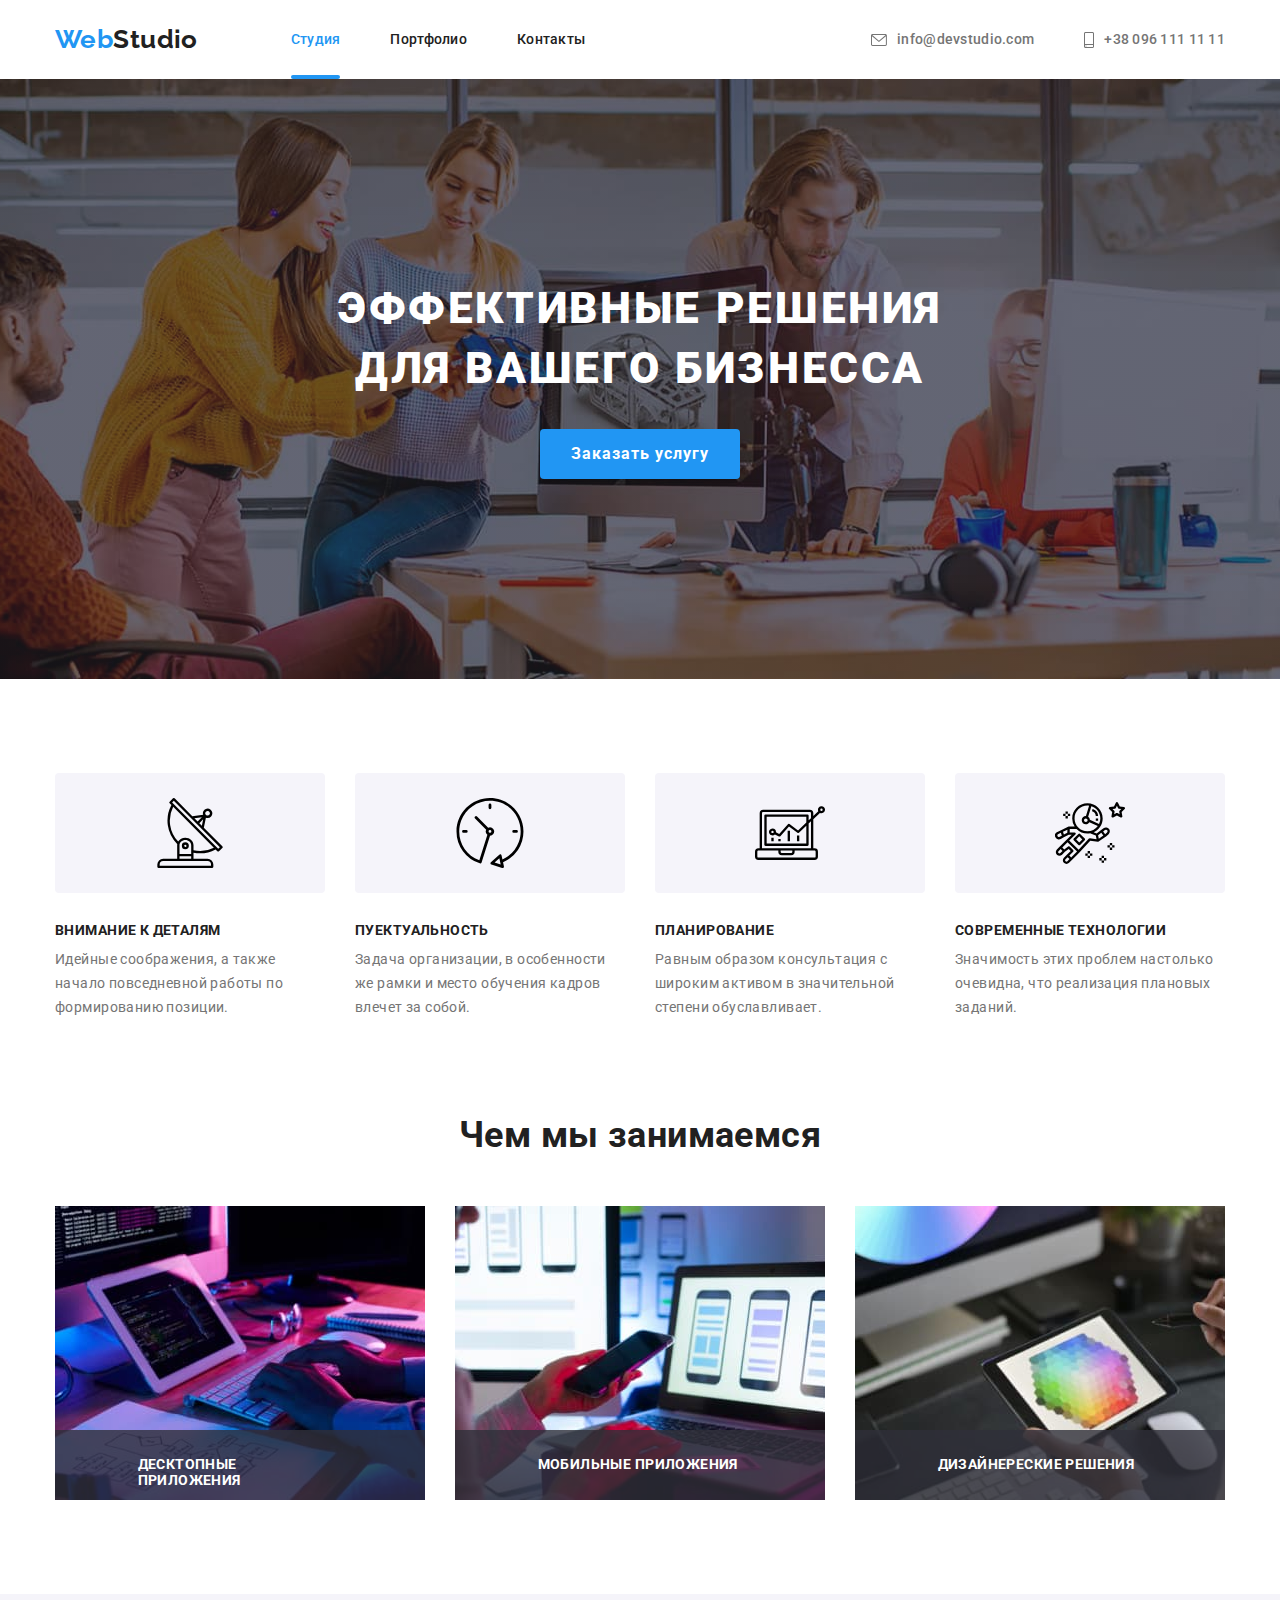
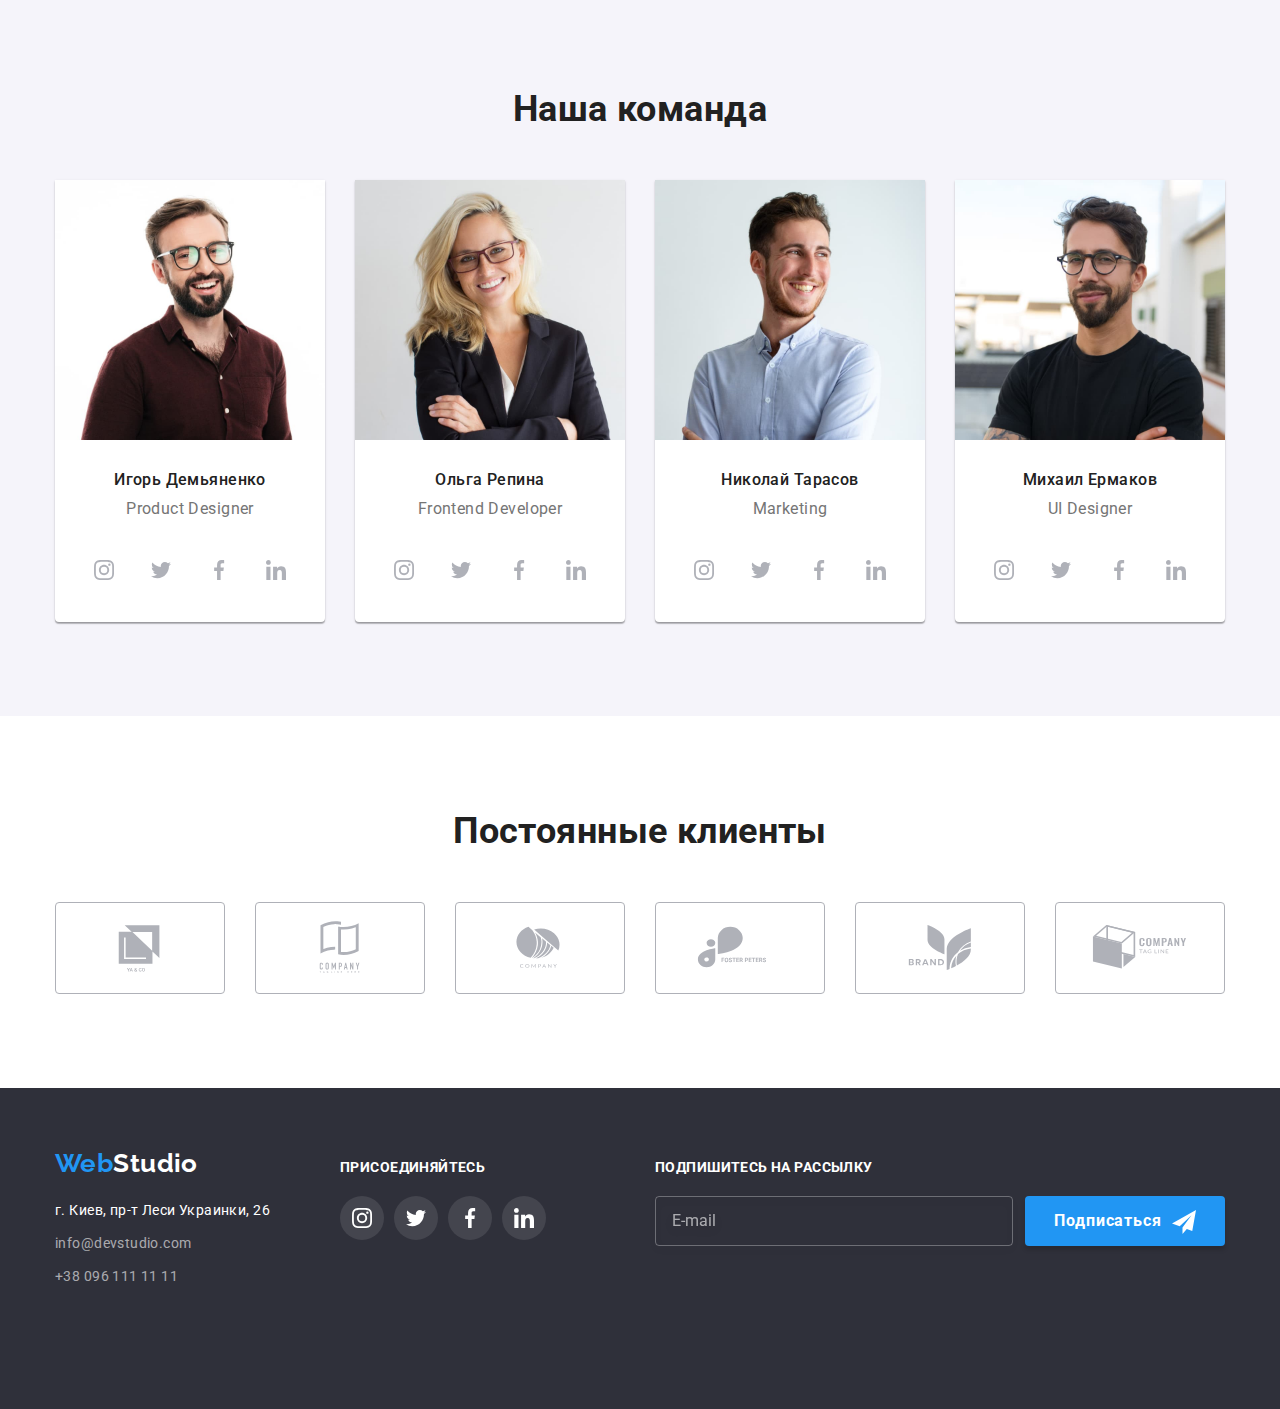
<file: index.html>
<!DOCTYPE html>
<html lang="ru">
<head>
    <meta charset="UTF-8">
    <meta http-equiv="X-UA-Compatible" content="IE=edge">
    <meta name="viewport" content="width=device-width, initial-scale=1.0">
    <title>Домашняя работа №6</title>
    <link rel="preconnect" href="https://fonts.googleapis.com">
    <link rel="preconnect" href="https://fonts.gstatic.com" crossorigin>
    <link href="https://fonts.googleapis.com/css2?family=Raleway:wght@700&family=Roboto:wght@400;500;700;900&display=swap"
        rel="stylesheet">
    <link rel="stylesheet" href="https://cdnjs.cloudflare.com/ajax/libs/modern-normalize/1.1.0/modern-normalize.min.css">
    <link rel="stylesheet" href="./css/styles.css">
</head>
<body>
    <!--Header-->
<header class="header">
   <div class="container main-nav">
    <nav class="auth-nav">
        <a href="./index.html" class="logo"> <span class="title">Web</span>Studio
        </a>
        <ul class="site-nav">
            <li class="item"><a href="./index.html" class="link curent">Студия</a></li>
            <li class="item"><a href="./portfolio.html" class="link">Портфолио</a></li>
            <li class="item"><a href="" class="link">Контакты</a></li>
        </ul>
    </nav>
    <ul class="site-contacts">
        <li class="item">
            <a href="mailto:info@devstudio.com" class="link">
            <svg class="link-icon" width="16" height="12">
                <use href="./images/symbol-defs.svg#mail"></use>
            </svg>info@devstudio.com</a></li>
        <li class="item"><a href="tel:+380961111111" class="link">
            <svg class="link-icon" width="10" height="16">
            <use href="./images/symbol-defs.svg#phone"></use>
        </svg>+38 096 111 11 11</a></li>
    </ul>
   </div>  
</header>
<main> 
    <!--Hero-->
    <section class="section-hero">
        <div class="container hero">
            <h1 class="hero-title">ЭФФЕКТИВНЫЕ РЕШЕНИЯ ДЛЯ ВАШЕГО БИЗНЕССА</h1>
            <button type="button" class="modal-button" data-modal-open>Заказать услугу</button>
        </div>
    </section>
    <!--Peculiarities-->
     <section class="section peculiarit">
        <div class="container">
            <h2 class="visual-heading">Преймущества</h2>
        <ul class="peculiarities">
            <li class="item">
                <div class="item-icon"><svg width="70" height="70">
                    <use href="./images/symbol-defs.svg#antenna"></use>
                </svg></div>
                <h3 class="peculiarities-title">ВНИМАНИЕ К ДЕТАЛЯМ</h3>
                <p class="peculiarities-text">Идейные соображения, а также начало повседневной работы по формированию позиции.</p>   
            </li>
            <li class="item">
                <div class="item-icon"><svg width="70" height="70">
                    <use href="./images/symbol-defs.svg#clock"></use>
                </svg></div>
                <h3 class="peculiarities-title">ПУЕКТУАЛЬНОСТЬ</h3>
                <p class="peculiarities-text">Задача организации, в особенности же рамки и место обучения кадров влечет за собой.</p>
            </li>
            <li class="item">
                <div class="item-icon"><svg width="70" height="70">
                    <use href="./images/symbol-defs.svg#diagram"></use>
                </svg></div>
                <h3 class="peculiarities-title">ПЛАНИРОВАНИЕ</h3>
                <p class="peculiarities-text">Равным образом консультация с широким активом в значительной степени обуславливает.</p>
            </li>
            <li class="item">
                <div class="item-icon"><svg width="70" height="70">
                    <use href="./images/symbol-defs.svg#astronaut"></use>
                </svg></div>
                <h3 class="peculiarities-title">СОВРЕМЕННЫЕ ТЕХНОЛОГИИ</h3>
                <p class="peculiarities-text">Значимость этих проблем настолько очевидна, что реализация плановых заданий.</p>
            </li>
        </ul>
        </div>
    </section>
    <!--Work-->
    <section class="section work-padding">
        <div class="container">
            <h2 class="section-title">Чем мы занимаемся</h2>
            <ul class="work">
                <li class="work-link">
                <div class="work-action">
                    <img src="./images/box1.jpg" width="370" height="294" alt="Работа на планшете с клавиатурой">
                    <p class="work-text">Десктопные приложения</p>
                </div>  
                </li>
                <li class="work-link">
                <div class="work-action">
                    <img src="./images/box2.jpg" width="370" height="294" alt="Работа на компьютере с телефоном">
                    <p class="work-text">Мобильные приложения</p>
                </div>
                </li>
                <li class="work-link">
                <div class="work-action">
                    <img src="./images/box3.jpg" width="370" height="294" alt="Работа на планшете">
                    <p class="work-text">Дизайнереские решения</p>
                </div>    
                </li>
            </ul>
        </div>
    </section>
    <!--Team-->
   <section class="section team">
        <div class="container">
            <h2 class="section-title">Наша команда</h2>
        <ul class="team-list">
            <li class="team-roster">
                <img src="./images/foto1.jpg" width="270" height="260" alt="Фото сотрудника">
                    <h3 class="team-name">Игорь Демьяненко</h3>
                    <p class="team-job" lang="en">Product Designer</p>
                    <a href="#" class="team-link">
                        <svg width="20" height="20">
                        <use href="./images/symbol-defs.svg#instagram"></use>
                    </svg>
                    </a>
                    <a href="#" class="team-link">
                        <svg width="20" height="20">
                        <use href="./images/symbol-defs.svg#twitter"></use>
                    </svg>
                    </a>
                    <a href="#" class="team-link">
                        <svg width="20" height="20">
                        <use href="./images/symbol-defs.svg#facebook"></use>
                    </svg>
                    </a>
                    <a href="#" class="team-link">
                        <svg width="20" height="20">
                        <use href="./images/symbol-defs.svg#linkedIn"></use>
                    </svg>
                    </a>   
            </li>
            <li class="team-roster">
                <img src="./images/foto2.jpg" width="270" height="260" alt="Фото сотрудника">
                    <h3 class="team-name">Ольга Репина</h3>
                    <p class="team-job" lang="en">Frontend Developer</p>
                     <a href="#" class="team-link">
                        <svg width="20" height="20">
                        <use href="./images/symbol-defs.svg#instagram"></use>
                    </svg>
                    </a>
                    <a href="#" class="team-link">
                        <svg width="20" height="20">
                        <use href="./images/symbol-defs.svg#twitter"></use>
                    </svg>
                    </a>
                    <a href="#" class="team-link">
                        <svg width="20" height="20">
                        <use href="./images/symbol-defs.svg#facebook"></use>
                    </svg>
                    </a>
                    <a href="#" class="team-link">
                        <svg width="20" height="20">
                        <use href="./images/symbol-defs.svg#linkedIn"></use>
                    </svg>
                    </a>  
            </li>
            <li class="team-roster">
                <img src="./images/foto3.jpg" width="270" height="260" alt="Фото сотрудника">
                    <h3 class="team-name">Николай Тарасов</h3>
                    <p class="team-job" lang="en">Marketing</p>
                    <a href="#" class="team-link">
                        <svg width="20" height="20">
                            <use href="./images/symbol-defs.svg#instagram"></use>
                        </svg>
                    </a>
                    <a href="#" class="team-link">
                        <svg width="20" height="20">
                            <use href="./images/symbol-defs.svg#twitter"></use>
                        </svg>
                    </a>
                    <a href="#" class="team-link">
                        <svg width="20" height="20">
                            <use href="./images/symbol-defs.svg#facebook"></use>
                        </svg>
                    </a>
                    <a href="#" class="team-link">
                        <svg width="20" height="20">
                            <use href="./images/symbol-defs.svg#linkedIn"></use>
                        </svg>
                    </a>
            </li>
            <li class="team-roster">
                <img src="./images/foto4.jpg" width="270" height="260" alt="Фото сотрудника">
                    <h3 class="team-name">Михаил Ермаков</h3>
                    <p class="team-job" lang="en">UI Designer</p>
                <a href="#" class="team-link">
                    <svg width="20" height="20">
                        <use href="./images/symbol-defs.svg#instagram"></use>
                    </svg>
                </a>
                <a href="#" class="team-link">
                    <svg width="20" height="20">
                        <use href="./images/symbol-defs.svg#twitter"></use>
                    </svg>
                </a>
                <a href="#" class="team-link">
                    <svg width="20" height="20">
                        <use href="./images/symbol-defs.svg#facebook"></use>
                    </svg>
                </a>
                <a href="#" class="team-link">
                    <svg width="20" height="20">
                        <use href="./images/symbol-defs.svg#linkedIn"></use>
                    </svg>
                </a>
            </li>
        </ul>
        </div>
    </section>
    <!-- Clients -->
    <section class="section">
        <div class="container">
            <h2 class="section-title">Постоянные клиенты</h2>
            <ul class="clients">
                <li class="clients-list">
                    <a href="#" class="clients-link">
                        <svg width="106" height="60">
                            <use href="./images/symbol-defs.svg#company1"></use>
                        </svg>
                    </a>
                </li>
                <li class="clients-list">
                    <a href="#" class="clients-link">
                        <svg width="106" height="60">
                            <use href="./images/symbol-defs.svg#company2"></use>
                        </svg>
                    </a>
                </li>
                <li class="clients-list">
                    <a href="#" class="clients-link">
                        <svg width="106" height="60">
                            <use href="./images/symbol-defs.svg#company3"></use>
                        </svg>
                    </a>
                </li>
                <li class="clients-list">
                    <a href="#" class="clients-link">
                        <svg width="106" height="60">
                            <use href="./images/symbol-defs.svg#company4"></use>
                        </svg>
                    </a>
                </li>
                <li class="clients-list">
                    <a href="#" class="clients-link">
                        <svg width="106" height="60">
                            <use href="./images/symbol-defs.svg#company5"></use>
                        </svg>
                    </a>
                </li>
                <li class="clients-list">
                    <a href="#" class="clients-link">
                        <svg width="106" height="60">
                            <use href="./images/symbol-defs.svg#company6"></use>
                        </svg>
                    </a>
                </li>
            </ul>
        </div>
    </section>
</main>
<!--Footer-->
<footer class="footer">
   <div class="container">
    <div class="information">
        <a href="./index.html" class="logo-footer"><span class="title">Web</span>Studio
        </a>
        <address class="footer-adress">
            <ul>
                <li class="footer-item"><a href="https://goo.gl/maps/piqngm7oDQpEDh6u6" class="map" target="_blank"
                        rel="noopener nofollow noreferrer">г. Киев, пр-т Леси Украинки, 26</a></li>
                <li class="footer-item"><a href="mailto:info@devstudio.com" class="link">info@devstudio.com</a></li>
                <li class="footer-item"><a href="tel:+380961111111" class="link">+38 096 111 11 11</a></li>
            </ul>
        </address>
    </div>
        <div class="social">
        <h3 class="text">присоединяйтесь</h3>
        <ul class="soc">
            <li class="soc-list">
                <a href="#" class="soc-link">
                    <svg width="20" height="20">
                        <use href="./images/symbol-defs.svg#instagram"></use>
                    </svg>
                </a>
            </li>
            <li class="soc-list">
                <a href="#" class="soc-link">
                    <svg width="20" height="20">
                        <use href="./images/symbol-defs.svg#twitter"></use>
                    </svg>
                </a>
            </li>
            <li class="soc-list">
                <a href="#" class="soc-link">
                    <svg width="20" height="20">
                        <use href="./images/symbol-defs.svg#facebook"></use>
                    </svg>
                </a>
            </li>
            <li class="soc-list">
                <a href="#" class="soc-link">
                    <svg width="20" height="20">
                        <use href="./images/symbol-defs.svg#linkedIn"></use>
                    </svg>
                </a>
            </li>
        </ul>
    </div>
    <div class="footer-form">
        <form class="form-footer">
            <div class="form-field">
                <label for="mail" class="text">Подпишитесь на рассылку</label>
                <input type="email" class="form-input" name="mail" id="mail" placeholder="E-mail">
            </div>
            <button type="submit" class="modal-button">Подписаться<svg class="button-icon" width="24" height="24">
                    <use href="./images/symbol-defs.svg#icon-send"></use>
                </svg>
            </button>
        </form>
    </div>
    </div>
</footer>
<!--Modal window-->
<div class="backdrop is-hidden" data-modal>
    <div class="modal">
        <button type="button" class="button-close" data-modal-close>
            <svg class="modal-icon">
                <use href="./images/symbol-defs.svg#close"></use>
            </svg>
        </button>
        <h2 class="title-modal">Оставьте свои данные, мы вам перезвоним</h2>
        <form>
            <div class="form-modal">
                <label class="modal-label" for="name">Имя</label>
                <input class="modal-input" type="text" name="name" id="name">
                <span class="icon-modal">
                    <svg width="18" height="18">
                        <use href="./images/symbol-defs.svg#person-black"></use>
                    </svg>
                </span>
            </div>
            <div class="form-modal">
                <label class="modal-label" for="phone">Телефон</label>
                <input class="modal-input" type="tel" name="phone" id="phone">
                <span class="icon-modal">
                    <svg width="18" height="18">
                        <use href="./images/symbol-defs.svg#phone-black"></use>
                    </svg>
                </span>
            </div>
            <div class="form-modal">
                <label class="modal-label" for="email">Почта</label>
                <input class="modal-input" type="email" name="mail" id="email">
                <span class="icon-modal">
                    <svg width="18" height="18">
                        <use href="./images/symbol-defs.svg#email-black"></use>
                    </svg>
                </span>
            </div>
            <div class="form-modal">
                <label class="modal-label" for="comment">Комментарий</label>
                <textarea class="modal-textarea" name="comment" id="comment" rows="10" placeholder="Введите текст"></textarea>
            </div>
            <label class="modal-checkbox">
                <input class="checkbox" type="checkbox" name="topic">
                <span class="checkbox-icon"></span>
                <span class="checkbox-text">Соглашаюсь с рассылкой и принимаю </span><a href="#" class="checkbox-link">Условия договора</a>
            </label>
            <button type="submit" class="modal-button">Отправить</button>
        </form>
    </div>
</div>
<script src="./js/modal.js"></script>
</body>
</html>
</file>
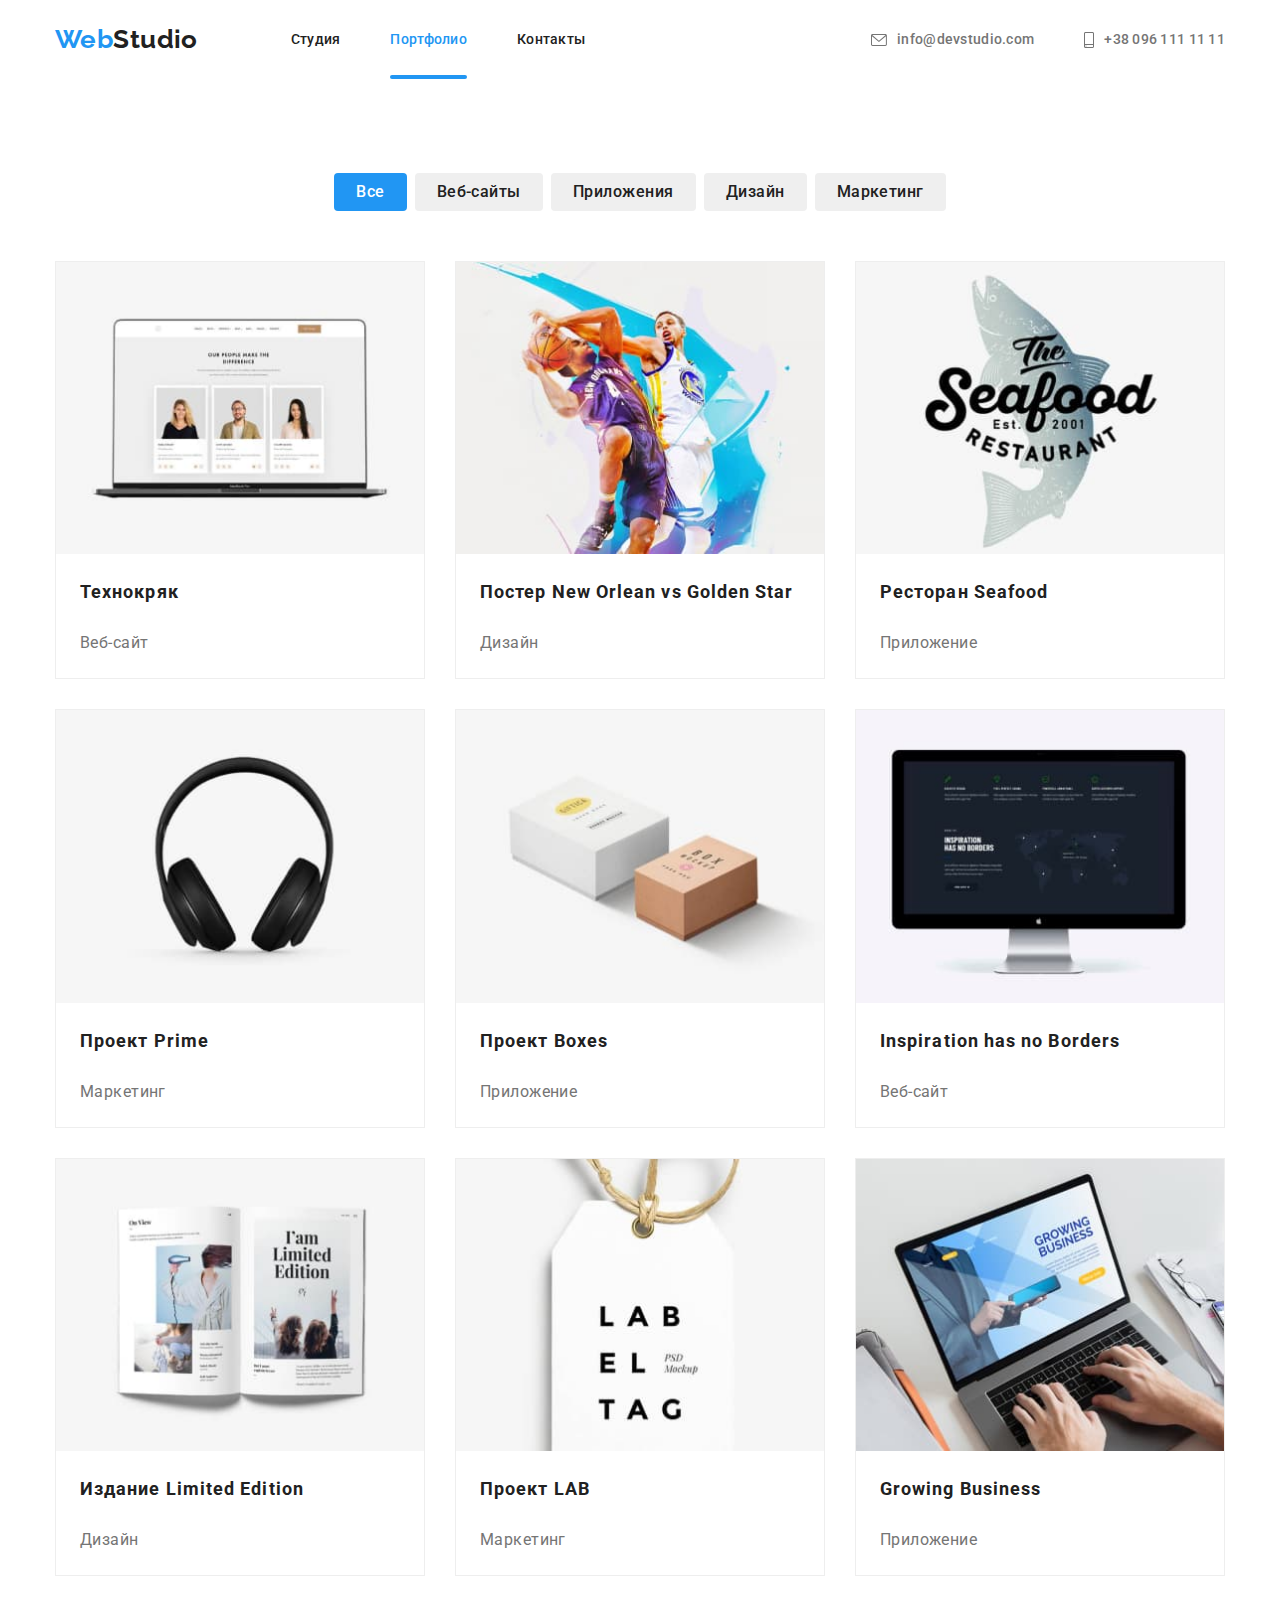
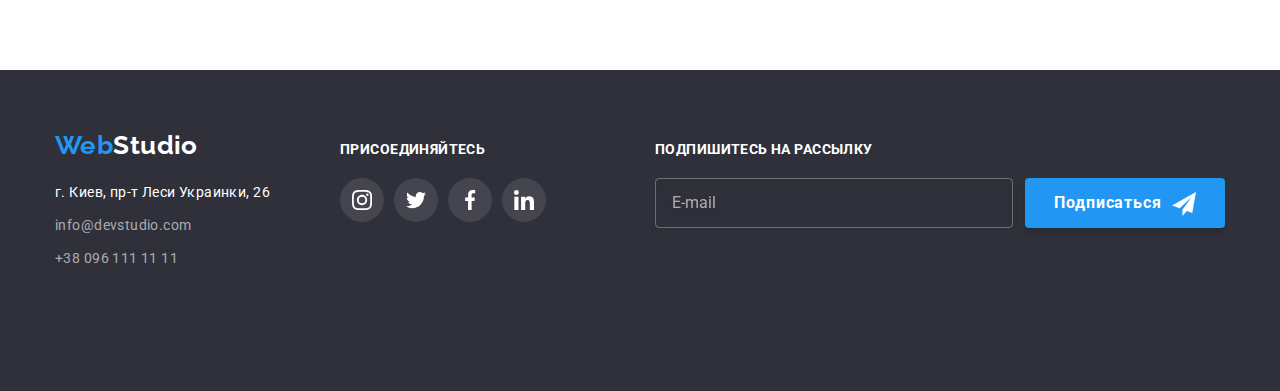
<file: portfolio.html>
<!DOCTYPE html>
<html lang="ru">

<head>
    <meta charset="UTF-8">
    <meta http-equiv="X-UA-Compatible" content="IE=edge">
    <meta name="viewport" content="width=device-width, initial-scale=1.0">
    <title>Домашняя работа №6</title>
    <link rel="preconnect" href="https://fonts.googleapis.com">
    <link rel="preconnect" href="https://fonts.gstatic.com" crossorigin>
    <link
        href="https://fonts.googleapis.com/css2?family=Raleway:wght@700&family=Roboto:wght@400;500;700;900&display=swap"
        rel="stylesheet">
    <link rel="stylesheet"
        href="https://cdnjs.cloudflare.com/ajax/libs/modern-normalize/1.1.0/modern-normalize.min.css">
    <link rel="stylesheet" href="./css/styles.css">

</head>
<body>
        <!--Header-->
<header class="header">
   <div class="container main-nav">
    <nav class="auth-nav">
        <a href="./index.html" class="logo"> <span class="title">Web</span>Studio
        </a>
        <ul class="site-nav">
            <li class="item"><a href="./index.html" class="link">Студия</a></li>
            <li class="item"><a href="./portfolio.html" class="link curent">Портфолио</a></li>
            <li class="item"><a href="" class="link">Контакты</a></li>
        </ul>
    </nav>
    <ul class="site-contacts">
        <li class="item">
            <a href="mailto:info@devstudio.com" class="link">
            <svg class="link-icon" width="16" height="12">
                <use href="./images/symbol-defs.svg#mail"></use>
            </svg>info@devstudio.com</a></li>
        <li class="item"><a href="tel:+380961111111" class="link">
            <svg class="link-icon" width="10" height="16">
            <use href="./images/symbol-defs.svg#phone"></use>
        </svg>+38 096 111 11 11</a></li>
    </ul>
   </div>  
</header>
<main>
<!--List job-->
<section class="section">
    <div class="container">
        <h1 class="visual-heading">Портфолио</h1>
    <ul class="job-button">
        <li class="item-button"><button class="button active" type="button">Все</button></li>
        <li class="item-button"><button class="button" type="button">Веб-сайты</button></li>
        <li class="item-button"><button class="button" type="button">Приложения</button></li>
        <li class="item-button"><button class="button" type="button">Дизайн</button></li>
        <li class="item-button"><button class="button" type="button">Маркетинг</button></li>
    </ul>
    <ul class="job">
        <li class="job-item">
            <a href="#" class="job-link"><div class="job-img"><img src="./images/portfolio1.jpg" width="370" height="294" alt="Макбук">
            <div class="job-overlay"><p class="text-hover">Ресурс предлагает комплексные предложения с разным уровнем функционала и сервисов. Все это позволит посетителю получить
            исчерпывающие сведения о компании или частном лице.</p></div></div>
            <h3 class="job-title">Технокряк</h3>
            <p class="job-text">Веб-сайт</p>
            </a>
        </li>
        <li class="job-item">
            <a href="#" class="job-link"><div class="job-img"><img src="./images/portfolio2.jpg" width="370" height="294" alt="Два баскетболиста с мячом">
            <div class="job-overlay"><p class="text-hover">Ресурс предлагает комплексные предложения с разным уровнем функционала и сервисов. Все это позволит посетителю получить
            исчерпывающие сведения о компании или частном лице.</p></div></div>
            <h3 class="job-title">Постер New Orlean vs Golden Star</h3>
            <p class="job-text">Дизайн</p>
            </a>
        </li>
        <li class="job-item">
            <a href="#" class="job-link"><div class="job-img"><img src="./images/portfolio3.jpg" width="370" height="294" alt="Рыба с названием ресторана">
            <div class="job-overlay"><p class="text-hover">Ресурс предлагает комплексные предложения с разным уровнем функционала и сервисов. Все это позволит посетителю получить
            исчерпывающие сведения о компании или частном лице.</p></div></div>
            <h3 class="job-title">Ресторан Seafood</h3>
            <p class="job-text">Приложение</p>
            </a>
        </li>
        <li class="job-item">
            <a href="#" class="job-link"><div class="job-img"><img src="./images/portfolio4.jpg" width="370" height="294" alt="Наушники">
            <div class="job-overlay"><p class="text-hover">Ресурс предлагает комплексные предложения с разным уровнем функционала и сервисов. Все это позволит посетителю получить
            исчерпывающие сведения о компании или частном лице.</p></div></div>
            <h3 class="job-title">Проект Prime</h3>
            <p class="job-text">Маркетинг</p>
            </a>
        </li>
        <li class="job-item">
            <a href="#" class="job-link"><div class="job-img"><img src="./images/portfolio5.jpg" width="370" height="294" alt="Две коробки">
            <div class="job-overlay"><p class="text-hover">Ресурс предлагает комплексные предложения с разным уровнем функционала и сервисов. Все это позволит посетителю получить
            исчерпывающие сведения о компании или частном лице.</p></div></div>
            <h3 class="job-title">Проект Boxes</h3>
            <p class="job-text">Приложение</p>
            </a>
        </li>
        <li class="job-item">
            <a href="#" class="job-link"><div class="job-img"><img src="./images/portfolio6.jpg" width="370" height="294" alt="Экран компьютера">
            <div class="job-overlay"><p class="text-hover">Ресурс предлагает комплексные предложения с разным уровнем функционала и сервисов. Все это позволит посетителю получить
            исчерпывающие сведения о компании или частном лице.</p></div></div>
            <h3 class="job-title">Inspiration has no Borders</h3>
            <p class="job-text">Веб-сайт</p>
            </a>
        </li>
        <li class="job-item">
            <a href="#" class="job-link"><div class="job-img"><img src="./images/portfolio7.jpg" width="370" height="294" alt="Развернутая книга">
            <div class="job-overlay"><p class="text-hover">Ресурс предлагает комплексные предложения с разным уровнем функционала и сервисов. Все это позволит посетителю получить
            исчерпывающие сведения о компании или частном лице.</p></div></div>
            <h3 class="job-title">Издание Limited Edition</h3>
            <p class="job-text">Дизайн</p>
            </a>
        </li>
        <li class="job-item">
            <a href="#" class="job-link"><div class="job-img"><img src="./images/portfolio8.jpg" width="370" height="294" alt="Этикетка с названием проекта">
            <div class="job-overlay"><p class="text-hover">Ресурс предлагает комплексные предложения с разным уровнем функционала и сервисов. Все это позволит посетителю получить
            исчерпывающие сведения о компании или частном лице.</p></div></div>
            <h3 class="job-title">Проект LAB</h3>
            <p class="job-text">Маркетинг</p>
            </a>
        </li>
        <li class="job-item">
            <a href="#" class="job-link"><div class="job-img"><img src="./images/portfolio9.jpg" width="370" height="294" alt="Макбук с руками">
            <div class="job-overlay"><p class="text-hover">Ресурс предлагает комплексные предложения с разным уровнем функционала и сервисов. Все это позволит посетителю получить
            исчерпывающие сведения о компании или частном лице.</p></div></div>
            <h3 class="job-title">Growing Business</h3>
            <p class="job-text">Приложение</p>
            </a>
        </li>
    </ul> 
    </div> 
</section>     
</main>
<!--Footer-->
<footer class="footer">
    <div class="container">
        <div class="information">
            <a href="./index.html" class="logo-footer"><span class="title">Web</span>Studio
            </a>
            <address class="footer-adress">
                <ul>
                    <li class="footer-item"><a href="https://goo.gl/maps/piqngm7oDQpEDh6u6" class="map" target="_blank"
                            rel="noopener nofollow noreferrer">г. Киев, пр-т Леси Украинки, 26</a></li>
                    <li class="footer-item"><a href="mailto:info@devstudio.com" class="link">info@devstudio.com</a></li>
                    <li class="footer-item"><a href="tel:+380961111111" class="link">+38 096 111 11 11</a></li>
                </ul>
            </address>
        </div>
        <div class="social">
            <h3 class="text">присоединяйтесь</h3>
            <ul class="soc">
                <li class="soc-list">
                    <a href="#" class="soc-link">
                        <svg width="20" height="20">
                            <use href="./images/symbol-defs.svg#instagram"></use>
                        </svg>
                    </a>
                </li>
                <li class="soc-list">
                    <a href="#" class="soc-link">
                        <svg width="20" height="20">
                            <use href="./images/symbol-defs.svg#twitter"></use>
                        </svg>
                    </a>
                </li>
                <li class="soc-list">
                    <a href="#" class="soc-link">
                        <svg width="20" height="20">
                            <use href="./images/symbol-defs.svg#facebook"></use>
                        </svg>
                    </a>
                </li>
                <li class="soc-list">
                    <a href="#" class="soc-link">
                        <svg width="20" height="20">
                            <use href="./images/symbol-defs.svg#linkedIn"></use>
                        </svg>
                    </a>
                </li>
            </ul>
        </div>
        <div class="footer-form">
            <form class="form-footer">
                <div class="form-field">
                    <label for="mail" class="text">Подпишитесь на рассылку</label>
                    <input type="email" class="form-input" name="mail" id="mail" placeholder="E-mail">
                </div>
                <button type="submit" class="modal-button">Подписаться<svg class="button-icon" width="24" height="24">
                        <use href="./images/symbol-defs.svg#icon-send"></use>
                    </svg>
                </button>
            </form>
        </div>
    </div>
</footer>
</body>
</html>
</file>
<file: css/styles.css>
/* основной цвет текста #212121 */
/* вторичный цвет текста #757575 */
/* основной цвет фона #FFFFFF*/
/* вторичный цвет фона #F5F4FA */
/* акцент #2196F3 */
/* цвет иконок #AFB1B8 */

:root {
  --primary-text-color: #212121;
  --title-text-color: #757575;
  --accent-color: #2196f3;
  --primary-white-color: #ffffff;
  --background-grey-color: #f5f4fa;
  --background-spaygrey-color: #2f303a;
  --icon-grey-color: #afb1b8;
}

body {
  margin: 0;

  color: var(--primary-text-color);
  background-color: var(--primary-white-color);

  font-family: "Roboto", sans-serif;
  font-size: 14px;
  letter-spacing: 0.03em;
}

ul {
  list-style: none;
  margin: 0;
  padding: 0;
  border: none;
}

.section {
  padding-top: 94px;
  padding-bottom: 94px;
}

img {
  display: block;
  max-width: 100%;
  height: auto;
}

/* Header */

.header {
  padding: 24px 0px;
}

/* Container */

.container {
  width: 1200px;
  padding-left: 15px;
  padding-right: 15px;
  margin-left: auto;
  margin-right: auto;
}

.main-nav {
  display: flex;
  align-items: center;
}

/* Logo */

.logo {
  margin-right: 93px;

  color: var(--primary-text-color);

  font-family: "Raleway", sans-serif;
  font-weight: 700;
  font-size: 26px;
  line-height: 1.19;
  text-decoration: none;
}

.logo .title {
  color: var(--accent-color);
}

.auth-nav {
  display: flex;
  align-items: center;
}

/* Navigation */
.site-nav {
  display: flex;
  column-gap: 50px;
}

.site-nav .link {
  display: block;
  position: relative;

  color: var(--primary-text-color);

  font-weight: 500;
  line-height: 1.1;
  letter-spacing: 0.02em;
  text-decoration: none;
  transition: all 0.2s ease-out;
}

.site-nav .link:hover,
.site-nav .link:focus {
  color: var(--accent-color);
}

.link.curent {
  color: var(--accent-color);
}

.link.curent::after {
  position: absolute;
  content: "";
  bottom: 0;
  left: 0;

  width: 100%;
  height: 4px;

  background-color: var(--accent-color);
  border-radius: 2px;
  transform: translateY(calc(24px + 8px));
}

/* Contacts */

.site-contacts {
  display: flex;
  margin-left: auto;
}

.site-contacts .item:not(:last-child) {
  margin-right: 50px;
}

.site-contacts .link {
  padding-top: 32px;
  padding-bottom: 32px;

  color: var(--title-text-color);

  font-weight: 500;
  line-height: 1.1;
  letter-spacing: 0.02em;
  text-decoration: none;
  transition: all 0.2s ease-out;
}

.site-contacts .link:hover,
.site-contacts .link:focus {
  color: var(--accent-color);
}

.link-icon {
  margin-right: 10px;
  vertical-align: middle;

  fill: currentColor;
  transition: all 0.2s ease-out;
}

/* Hero */

.section-hero {
  margin-left: auto;
  margin-right: auto;
  max-width: 1920px;
  max-height: 600px;

  background-image: linear-gradient(
      rgba(47, 48, 58, 0.4),
      rgba(47, 48, 58, 0.4)
    ),
    url("../images/hero.jpg");
  background-color: #c4c4c4;

  background-repeat: no-repeat;
  background-position: center;
  background-size: cover;
}

.hero {
  max-width: 693px;
  padding-top: 200px;
  padding-bottom: 200px;

  text-align: center;
}

.hero-title {
  margin-top: 0;
  margin-bottom: 30px;
  margin-left: auto;
  margin-right: auto;

  color: var(--primary-white-color);

  font-weight: 900;
  font-size: 44px;
  line-height: 1.36;
  letter-spacing: 0.06em;
  text-transform: uppercase;
}

.modal-button {
  min-height: 50px;
  min-width: 200px;

  padding: 10px 15px;

  color: var(--primary-white-color);
  fill: var(--primary-white-color);
  background-color: var(--accent-color);
  font-weight: 700;
  font-size: 16px;
  line-height: 1.88;
  letter-spacing: 0.06em;
  box-shadow: 0px 4px 4px rgba(0, 0, 0, 0.15);
  border-radius: 4px;
  border: 0;
  cursor: pointer;
  transition: all 0.2s ease-out;
}

.modal-button:hover,
.modal-button:focus {
  background-color: #188ce8;
  border-radius: 4px;
}

.button.active {
  color: var(--primary-white-color);
  background-color: var(--accent-color);
}

/* Modal window */

.backdrop {
  position: fixed;
  top: 0;
  left: 0;

  width: 100%;
  height: 100%;

  background-color: rgba(0, 0, 0, 0.2);

  opacity: 1;
  transition: opacity 250ms cubic-bezier(0.4, 0, 0.2, 1);
}

.backdrop.is-hidden {
  opacity: 0;
  pointer-events: none;
}

.backdrop.is-hidden .modal {
  transform: translate(-50%, -50%) scale(0.9);
}

.modal {
  position: absolute;
  top: 50%;
  left: 50%;
  width: 528px;
  min-height: 580px;
  padding: 40px;
  transform: translate(-50%, -50%);
  background-color: var(--primary-white-color);
  box-shadow: 0px 1px 3px rgba(0, 0, 0, 0.12), 0px 1px 1px rgba(0, 0, 0, 0.14),
    0px 2px 1px rgba(0, 0, 0, 0.2);
  transition: transform 250ms cubic-bezier(0.4, 0, 0.2, 1);
  transform: translate(-50%, -50%) scale(1);
  border-radius: 4px;
  text-align: center;
  /* position: absolute;
  top: 50%;
  left: 50%;

  width: 528px;
  min-height: 581px;

  padding: 0px 40px 40px ;

  background-color: var(--primary-white-color);
  box-shadow: 0px 1px 3px rgba(0, 0, 0, 0.12), 0px 1px 1px rgba(0, 0, 0, 0.14),
    0px 2px 1px rgba(0, 0, 0, 0.2);
  border-radius: 4px;

  transform: translate(-50%, -50%) scale(1);
  transition: transform 250ms cubic-bezier(0.4, 0, 0.2, 1);
  text-align: center; */
}

.button-close {
  position: absolute;
  top: 10px;
  right: 10px;
  display: flex;
  justify-content: center;
  align-items: center;
  width: 30px;
  height: 30px;
  border: 1px solid rgba(0, 0, 0, 0.1);
  border-radius: 50%;
  background-color: transparent;
  padding: 0;
  cursor: pointer;
}

.modal-icon {
  width: 11px;
  height: 11px;
}

.title-modal {
  margin-top: 0;
  margin-bottom: 12px;
  font-size: 20px;
  line-height: 1.15;

  color: var(--primary-text-color);
}

.form-modal {
  display: flex;
  flex-direction: column;
  position: relative;
  width: 450px;
  margin-bottom: 10px;
}

.modal-label {
  margin-bottom: 4px;
  font-style: normal;
  font-weight: 400;
  font-size: 12px;
  line-height: 1.17;
  letter-spacing: 0.01em;
  text-align: start;

  color: var(--title-text-color);
}

.modal-input {
  width: 448px;
  height: 40px;
  padding-left: 42px;

  border: 1px solid rgba(33, 33, 33, 0.2);
  border-radius: 4px;
  transition: all 0.2s ease-out;
}

.icon-modal {
  position: absolute;
  top: 50%;
  left: 12px;
  transition: all 0.2s ease-out;
}

.modal-input:focus,
.modal-input:hover {
  outline: none;
  border: 1px solid var(--accent-color);
  border-radius: 4px;
}

.modal-input:focus ~ .icon-modal, 
.modal-input:hover ~.icon-modal {
  fill: var(--accent-color);
}



.modal-textarea {
  width: 448px;
  height: 120px;
  resize: none;
  padding: 12px 16px;
  margin-bottom: 20px;

  border: 1px solid rgba(33, 33, 33, 0.2);
  border-radius: 4px;
  transition: all 0.2s ease-out;
}

.modal-textarea:hover,
.modal-textarea:focus {
  outline: none;
  border: 1px solid var(--accent-color);
  border-radius: 4px;
}

.modal-textarea::placeholder {
  font-size: 14px;
  line-height: 1.14;
  letter-spacing: 0.01em;

  color: rgba(117, 117, 117, 0.5);
}

.modal-checkbox {
  display: flex;
  align-items: center;
  justify-content: center;
  margin-bottom: 30px;
  margin-right: auto;
  margin-left: auto;
  max-width: 425px;
}

.checkbox {
  position: absolute;
  width: 1px;
  height: 1px;
  margin: -1px;
  border: 0;
  padding: 0;
  white-space: nowrap;
  clip-path: inset(100%);
  clip: rect(0 0 0 0);
  overflow: hidden;
  margin-right: 7px;
}

.checkbox-icon {
  display: inline-block;
  width: 16px;
  height: 15px;
  margin-right: 7px;

  border: 2px solid var(--primary-text-color);
  border-radius: 2px;
  cursor: pointer;
}

.checkbox:checked + .checkbox-icon {
  border-color: transparent;
  background-color: var(--accent-color);
  background-image: url("../images/vector.svg");
  background-size: contain;
  background-origin: border-box;
  background-repeat: no-repeat;
  transition: all 0.2s ease-out;
}

.checkbox-text {
  font-weight: 400;
  font-size: 14px;
  line-height: 1.7;
  margin-right: 2px;

  color: var(--title-text-color);
  cursor: pointer;
}

.checkbox-link {
  text-decoration: underline;
  font-style: normal;
  font-weight: 400;
  font-size: 14px;
  line-height: 1.71;

  color: var(--accent-color);
}

/* Peculiarities */

.visual-heading {
  position: absolute;
  width: 1px;
  height: 1px;
  margin: -1px;
  border: 0;
  padding: 0;
  white-space: nowrap;
  clip-path: inset(100%);
  clip: rect(0 0 0 0);
  overflow: hidden;
}

.peculiarities {
  display: flex;
  gap: 30px;
}

.peculiarit {
  padding-bottom: 47px;
}

.peculiarities .item {
  width: calc((100% - 90px) / 4);
  justify-content: center;
  align-items: center;
}

.item-icon {
  display: flex;
  height: 120px;
  align-items: center;
  justify-content: center;
  margin-bottom: 30px;
  border-radius: 4px;
  background-color: var(--background-grey-color);
}

.peculiarities-title {
  margin-top: 0;
  margin-bottom: 10px;

  color: var(--primary-text-color);

  font-size: 14px;
  line-height: 1.1;
  text-transform: uppercase;
}

.peculiarities-text {
  margin-top: 0;
  margin-bottom: 0;

  color: var(--title-text-color);

  line-height: 1.71;
}

/* Work */

.work {
  display: flex;
  gap: 30px;
}

.work-padding {
  padding-top: 47px;
}

.section-title {
  margin-top: 0;
  margin-bottom: 50px;

  font-size: 36px;
  line-height: 1.17;
  text-align: center;
}

.work-action {
  position: relative;
}

.work-action::before {
  position: absolute;
  content: "";
  width: 370px;
  height: 70px;
  bottom: 0;
  left: 0;

  background-color: rgba(47, 48, 58, 0.8);
}

.work-text {
  position: absolute;
  width: 205px;
  height: 16px;
  left: 50%;
  top: 251px;
  transform: translate(-50%, 0);

  margin: 0;
  padding: 0;

  font-weight: 700;
  line-height: 1.14;
  text-transform: uppercase;

  color: var(--primary-white-color);
}

/* Team */

.section.team {
  background-color: var(--background-grey-color);
}

.team-list {
  display: flex;
  gap: 30px;
}

.team-roster {
  width: calc((100% - 90px) / 4);

  background-color: var(--primary-white-color);
  box-shadow: 0px 1px 3px rgba(0, 0, 0, 0.12), 0px 1px 1px rgba(0, 0, 0, 0.14),
    0px 2px 1px rgba(0, 0, 0, 0.2);

  text-align: center;
  border-radius: 0px 0px 4px 4px;
}

.team-link {
  display: inline-flex;
  text-decoration: none;
  width: 44px;
  height: 44px;
  align-items: center;
  justify-content: center;
  margin-bottom: 30px;

  fill: var(--icon-grey-color);
  transition: all 0.2s ease-out;
  border-radius: 50%;
}

.team-link:not(:last-child) {
  margin-right: 10px;
}

.team-link:hover,
.team-link:focus {
  background-color: var(--accent-color);
  fill: var(--primary-white-color);
  border-radius: 50%;
  border: 0;
}

.team-name {
  padding-top: 30px;
  padding-bottom: 10px;
  margin-top: 0px;
  margin-bottom: 0px;

  color: var(--primary-text-color);

  font-weight: 500;
  font-size: 16px;
  line-height: 1.19;
}

.team-job {
  padding-bottom: 30px;
  margin-top: 0;
  margin-bottom: 0;

  color: var(--title-text-color);

  font-size: 16px;
  line-height: 1.19;
}

/* Clients*/

.clients {
  display: flex;
  gap: 30px;
  margin: 0;
  padding: 0;
  border: none;
}

.clients-list {
  width: 170px;
  height: 92px;
  border: 0;
}

.clients-link {
  display: flex;
  text-decoration: none;
  width: 100%;
  height: 100%;
  align-items: center;
  justify-content: center;
  border: 1px solid var(--icon-grey-color);
  border-radius: 4px;

  fill: var(--icon-grey-color);
  transition: all 0.2s ease-out;
}

.clients-link:hover,
.clients-link:focus {
  fill: var(--accent-color);
  border: 1px solid var(--accent-color);
}

/* Footer */

.footer {
  padding-top: 60px;
  padding-bottom: 60px;
  padding-left: 0;
  padding-right: 0;

  background-color: var(--background-spaygrey-color);
}

.footer .container {
  display: flex;
  align-items: baseline;
}

.logo-footer {
  display: inline-block;
  margin-bottom: 20px;

  color: var(--primary-white-color);

  font-family: "Raleway", sans-serif;
  font-weight: 700;
  font-size: 26px;
  line-height: 1.19;
  text-decoration: none;
}

.logo-footer .title {
  color: var(--accent-color);
}

.footer-adress {
  margin-bottom: 60px;
}

.footer-adress .map {
  display: block;
  margin-bottom: 9px;

  color: var(--primary-white-color);

  font-style: normal;
  line-height: 1.71;
  text-decoration: none;
}

.footer-adress .link {
  display: block;

  color: rgba(255, 255, 255, 0.6);

  font-style: normal;
  line-height: 1.71;
  text-decoration: none;
  transition: all 0.2s ease-out;
}

.footer-adress .link:hover,
.footer-adress .link:focus {
  color: var(--accent-color);
}

.footer-item:not(:last-child) {
  margin-bottom: 9px;
}

.text {
  margin-top: 0;
  margin-bottom: 20px;
  margin-left: 0;
  margin-right: 0;

  color: var(--primary-white-color);

  font-weight: 700;
  font-size: 14px;
  line-height: 1.14;
  letter-spacing: 0.03em;
  text-transform: uppercase;
}

.social {
  display: flex;
  flex-direction: column;
  margin-left: 70px;
}

.soc {
  display: flex;
}

.soc-link {
  display: flex;
  text-decoration: none;
  width: 44px;
  height: 44px;

  align-items: center;
  justify-content: center;

  fill: var(--primary-white-color);
  background-color: rgba(255, 255, 255, 0.1);
  border-radius: 50%;
  transition: all 0.2s ease-out;
}

.soc-list:not(:last-child) {
  margin-right: 10px;
}

.soc-link:hover,
.soc-link:focus {
  background-color: var(--accent-color);
  fill: var(--primary-white-color);
  border-radius: 50%;
}

.footer-form {
  display: flex;
  margin-left: auto;
}

.form-footer {
  display: flex;
  align-items: flex-end;
}

.form-field {
  display: flex;
  flex-direction: column;
  margin-right: 12px;
}

.form-input {
  width: 358px;
  height: 50px;
  padding: 15px 16px;
  color: var(--primary-white-color);
  background-color: transparent;
  border: 1px solid rgba(255, 255, 255, 0.3);
  filter: drop-shadow(0px 4px 4px rgba(0, 0, 0, 0.15));
  border-radius: 4px;
  transition: all 0.2s ease-out;
}

.form-input:hover,
.form-input:focus {
  outline: none;
  border: 1px solid var(--accent-color);
  border-radius: 4px;
}
.form-input::placeholder {
  font-size: 16px;
  line-height: 1.25;
  color: rgba(255, 255, 255, 0.6);
}

.button-icon {
  vertical-align: middle;
  margin-left: 10px;
}

/* styles portfolio */
/* job */

.job-button {
  display: flex;
  flex-wrap: wrap;
  justify-content: center;
  column-gap: 8px;
  margin-bottom: 50px;
}

.button {
  color: var(--primary-text-color);

  font-family: inherit;
  font-weight: 500;
  font-size: 16px;
  line-height: 1.62;
  letter-spacing: 0.03em;
  transition: all 0.2s ease-out;
}

.button:hover,
.button:focus {
  color: var(--primary-white-color);
  background-color: var(--accent-color);
  box-shadow: 0px 3px 1px rgba(0, 0, 0, 0.1), 0px 1px 2px rgba(0, 0, 0, 0.08),
    0px 2px 2px rgba(0, 0, 0, 0.12);
}

.button.active,
.button {
  display: inline-block;
  padding: 6px 22px;
  border-radius: 4px;
  text-align: center;
  border: 0;
}

.job {
  display: flex;
  flex-wrap: wrap;
  gap: 30px;
}

.job-item {
  width: calc((100% - 60px) / 3);
  border: 1px solid #eeeeee;
}

.job-link:hover .text-hover,
.job-link:focus .text-hover {
  opacity: 1;
}

.job-link:hover .job-overlay,
.job-link:focus .job-overlay {
  opacity: 1;
  transform: translateY(0);
}

.job-img {
  position: relative;
  overflow: hidden;
}

.job-overlay {
  position: absolute;
  width: 100%;
  height: 100%;
  top: 0;
  left: 0;

  background-color: rgba(33, 150, 243, 0.9);

  transform: translateY(101%);
  transition: transform 250ms cubic-bezier(0.4, 0, 0.2, 1);
}

.text-hover {
  position: absolute;
  width: 322px;
  height: 168px;
  top: 50%;
  left: 50%;
  transform: translate(-50%, -50%);

  margin: 0;
  padding: 0;

  font-size: 18px;
  line-height: 1.56;

  color: var(--primary-white-color);
}

.job-link {
  display: block;

  text-decoration: none;
  transition: all 0.2s ease-out;
}

.job-link:hover,
.job-link:focus {
  box-shadow: 0px 1px 1px rgba(0, 0, 0, 0.12), 0px 4px 4px rgba(0, 0, 0, 0.06),
    1px 4px 6px rgba(0, 0, 0, 0.16);
}

.job-title {
  margin-top: 0;
  margin-bottom: 4;
  padding-top: 20px;
  padding-left: 24px;

  color: var(--primary-text-color);

  font-size: 18px;
  line-height: 2;
  letter-spacing: 0.06em;
}

.job-text {
  margin-top: 0;
  margin-bottom: 0;
  padding-bottom: 20px;
  padding-left: 24px;

  color: var(--title-text-color);

  font-size: 16px;
  line-height: 1.88;
}
</file>
